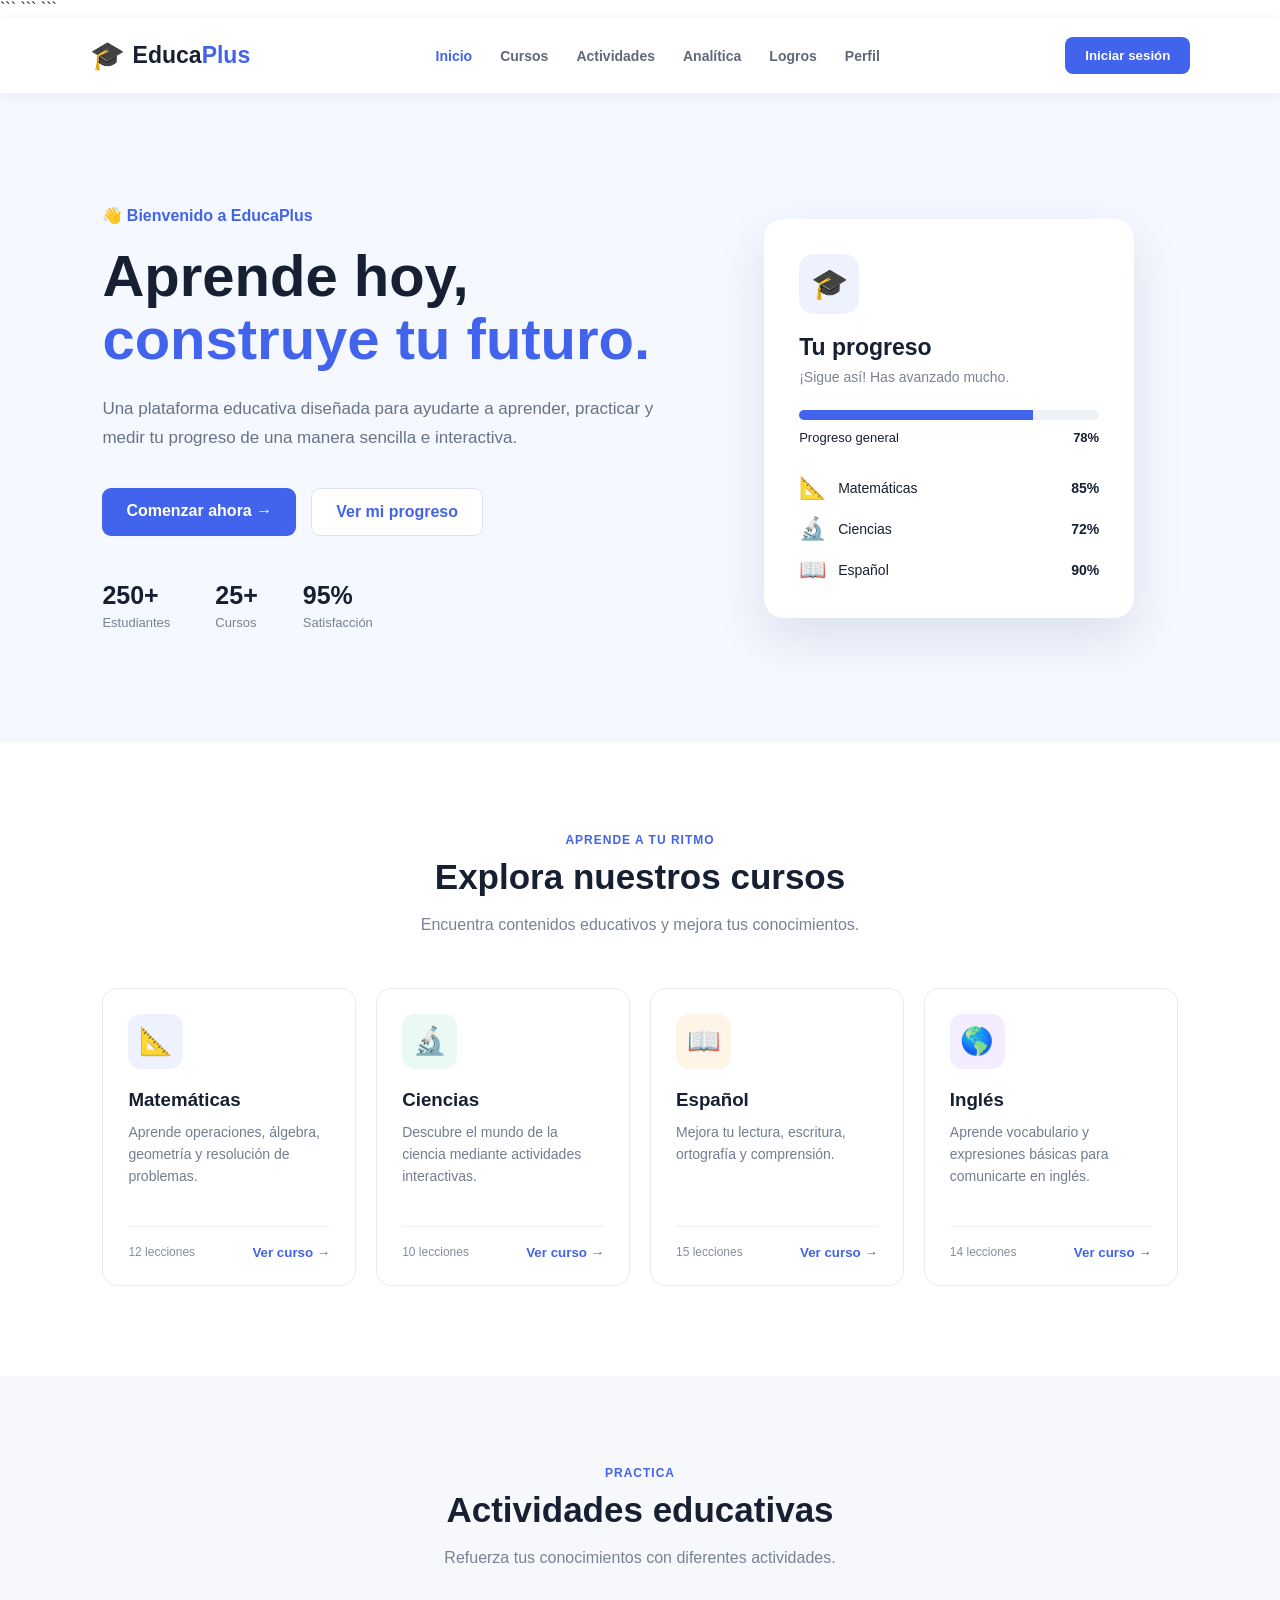
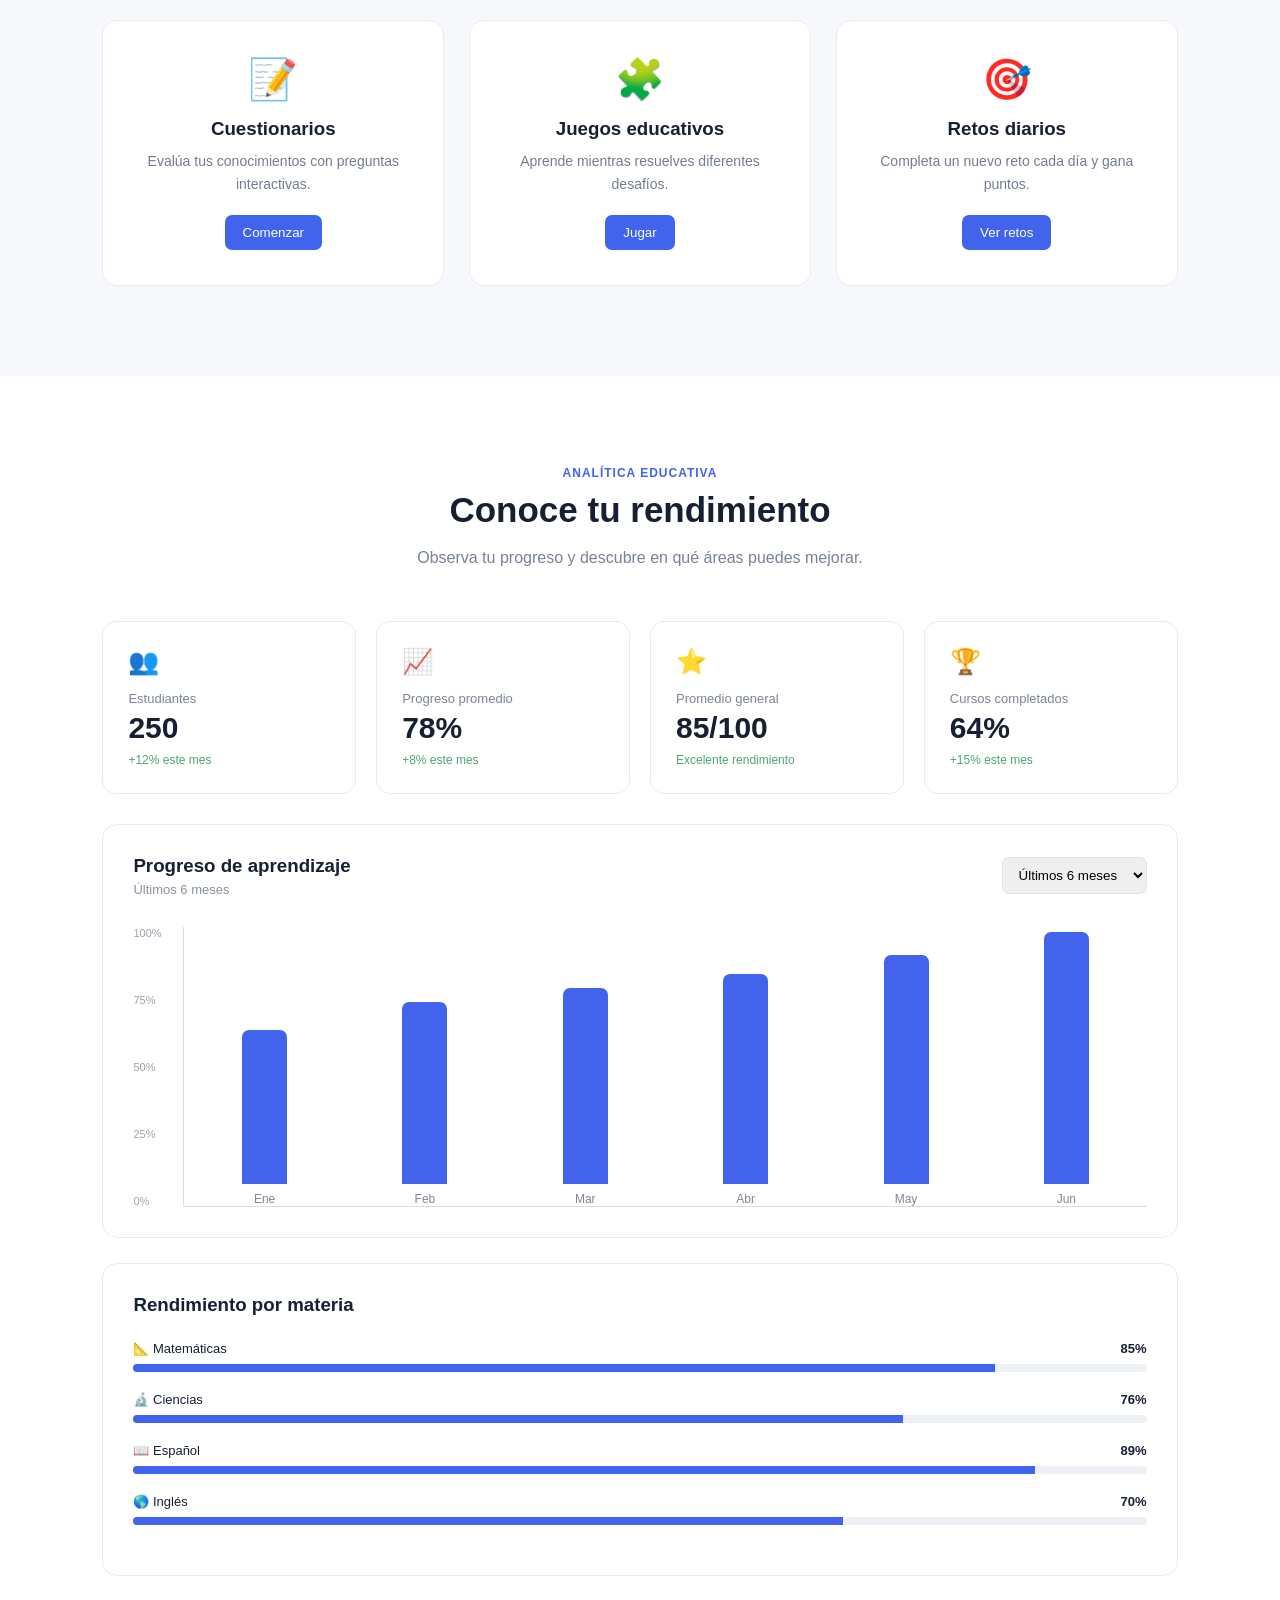
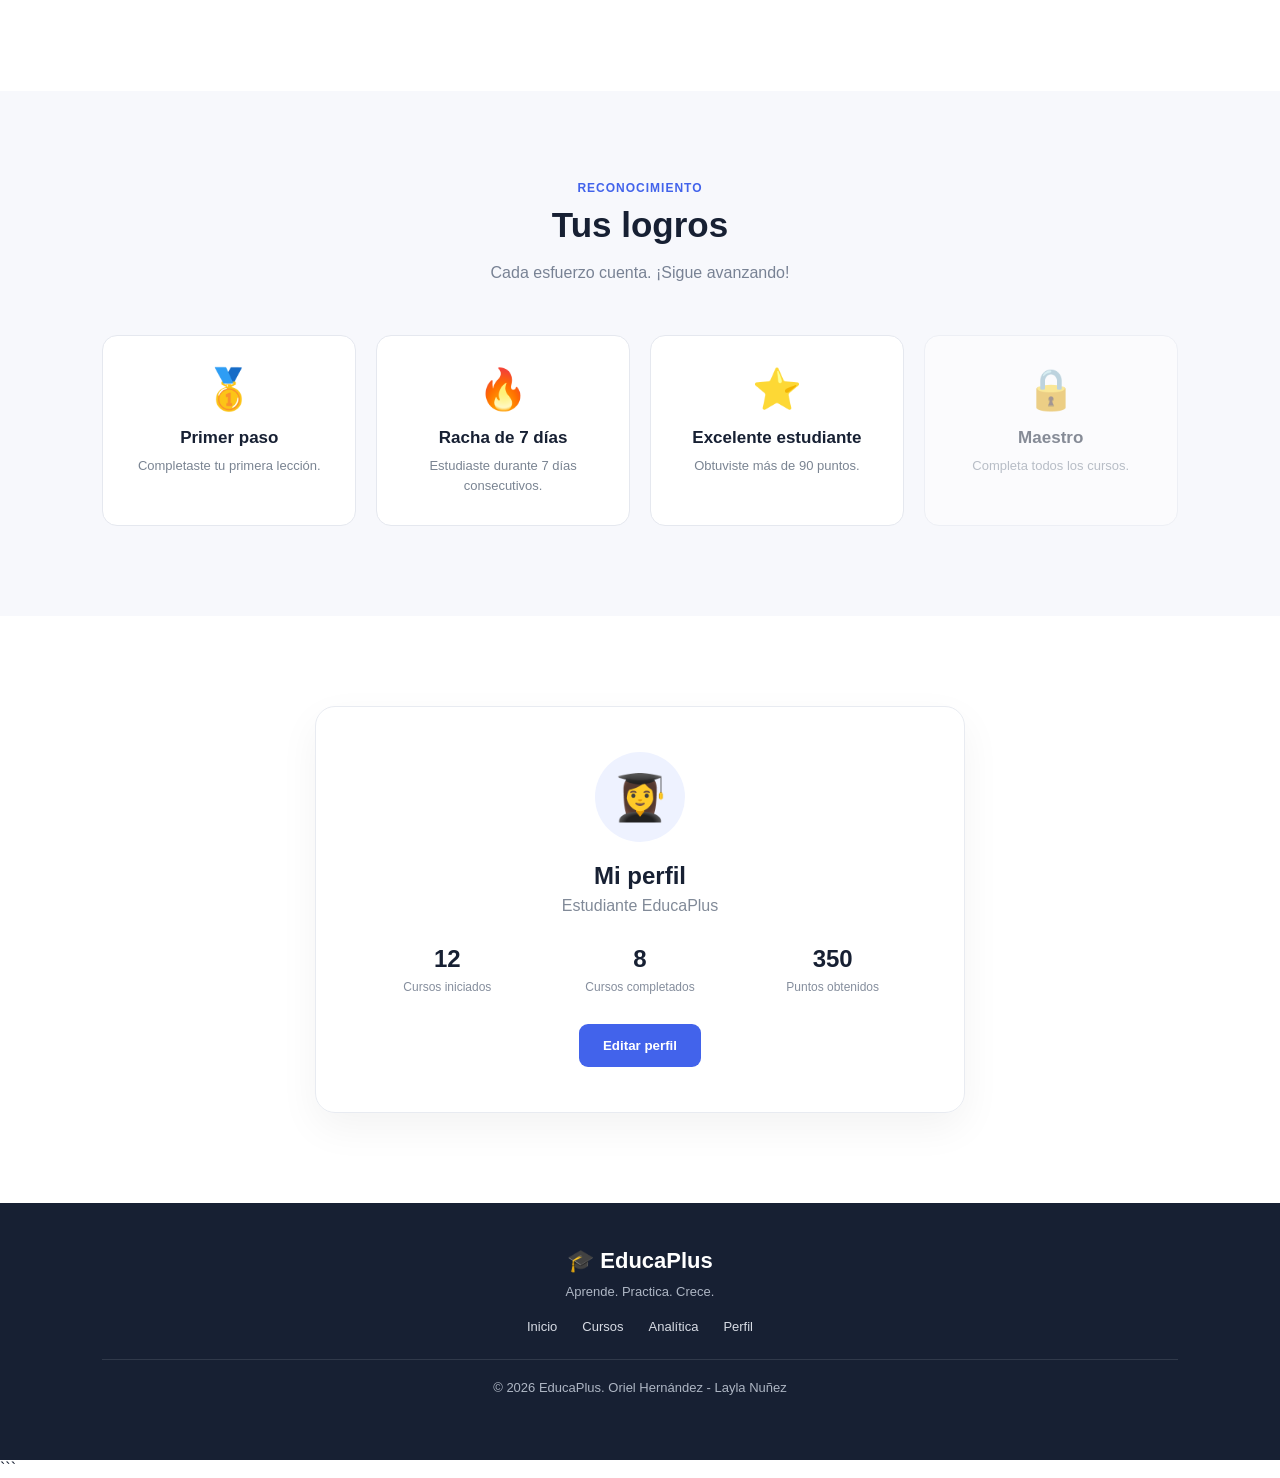
<file: index.html>
<!DOCTYPE html>

<html lang="es">
<head>
    <meta charset="UTF-8">
    <meta name="viewport" content="width=device-width, initial-scale=1.0">

```
<title>EducaPlus | Plataforma Educativa</title>

<!-- Google Tag Manager -->
<script>(function(w,d,s,l,i){w[l]=w[l]||[];w[l].push({'gtm.start':
new Date().getTime(),event:'gtm.js'});var f=d.getElementsByTagName(s)[0],
j=d.createElement(s),dl=l!='dataLayer'?'&l='+l:'';j.async=true;j.src=
'https://www.googletagmanager.com/gtm.js?id='+i+dl;f.parentNode.insertBefore(j,f);
})(window,document,'script','dataLayer','GTM-5L6KJ3QP');</script>
<!-- End Google Tag Manager -->

<!-- Google Analytics -->
<script async src="https://www.googletagmanager.com/gtag/js?id=G-G8D9MVHPDC"></script>
<script>
  window.dataLayer = window.dataLayer || [];
  function gtag(){dataLayer.push(arguments);}
  gtag('js', new Date());

  gtag('config', 'G-G8D9MVHPDC');
</script>

<link rel="stylesheet" href="style.css">
```

</head>

<body>

```
<!-- Google Tag Manager (noscript) -->
<noscript><iframe src="https://www.googletagmanager.com/ns.html?id=GTM-5L6KJ3QP"
height="0" width="0" style="display:none;visibility:hidden"></iframe></noscript>
<!-- End Google Tag Manager (noscript) -->

<header class="header">

    <div class="logo">
        <span>🎓</span>
        <h2>Educa<span>Plus</span></h2>
    </div>

    <nav class="menu">
        <a href="#inicio" class="active">Inicio</a>
        <a href="#cursos">Cursos</a>
        <a href="#actividades">Actividades</a>
        <a href="#analitica">Analítica</a>
        <a href="#logros">Logros</a>
        <a href="#perfil">Perfil</a>
    </nav>

    <button class="login-btn">Iniciar sesión</button>

    <button class="menu-mobile" id="menuMobile">
        ☰
    </button>

</header>


<main>

    <!-- ==================== INICIO ==================== -->
    <section id="inicio" class="hero">

        <div class="hero-text">

            <p class="welcome">👋 Bienvenido a EducaPlus</p>

            <h1>
                Aprende hoy,
                <span>construye tu futuro.</span>
            </h1>

            <p class="hero-description">
                Una plataforma educativa diseñada para ayudarte
                a aprender, practicar y medir tu progreso de una
                manera sencilla e interactiva.
            </p>

            <div class="hero-buttons">
                <a href="#cursos" class="primary-btn">
                    Comenzar ahora →
                </a>

                <a href="#analitica" class="secondary-btn">
                    Ver mi progreso
                </a>
            </div>

            <div class="hero-stats">

                <div>
                    <strong>250+</strong>
                    <span>Estudiantes</span>
                </div>

                <div>
                    <strong>25+</strong>
                    <span>Cursos</span>
                </div>

                <div>
                    <strong>95%</strong>
                    <span>Satisfacción</span>
                </div>

            </div>

        </div>


        <div class="hero-card">

            <div class="student-card">

                <div class="student-icon">
                    🎓
                </div>

                <h3>Tu progreso</h3>

                <p>¡Sigue así! Has avanzado mucho.</p>

                <div class="progress-container">
                    <div class="progress-bar"></div>
                </div>

                <div class="progress-info">
                    <span>Progreso general</span>
                    <strong>78%</strong>
                </div>

                <div class="mini-courses">

                    <div>
                        <span>📐</span>
                        <p>Matemáticas</p>
                        <strong>85%</strong>
                    </div>

                    <div>
                        <span>🔬</span>
                        <p>Ciencias</p>
                        <strong>72%</strong>
                    </div>

                    <div>
                        <span>📖</span>
                        <p>Español</p>
                        <strong>90%</strong>
                    </div>

                </div>

            </div>

        </div>

    </section>


    <!-- ==================== CURSOS ==================== -->
    <section id="cursos" class="section">

        <div class="section-title">

            <p>APRENDE A TU RITMO</p>

            <h2>Explora nuestros cursos</h2>

            <span>
                Encuentra contenidos educativos y mejora tus conocimientos.
            </span>

        </div>


        <div class="courses-grid">

            <article class="course-card">

                <div class="course-icon math">
                    📐
                </div>

                <h3>Matemáticas</h3>

                <p>
                    Aprende operaciones, álgebra, geometría
                    y resolución de problemas.
                </p>

                <div class="course-bottom">
                    <span>12 lecciones</span>
                    <button>Ver curso →</button>
                </div>

            </article>


            <article class="course-card">

                <div class="course-icon science">
                    🔬
                </div>

                <h3>Ciencias</h3>

                <p>
                    Descubre el mundo de la ciencia mediante
                    actividades interactivas.
                </p>

                <div class="course-bottom">
                    <span>10 lecciones</span>
                    <button>Ver curso →</button>
                </div>

            </article>


            <article class="course-card">

                <div class="course-icon spanish">
                    📖
                </div>

                <h3>Español</h3>

                <p>
                    Mejora tu lectura, escritura, ortografía
                    y comprensión.
                </p>

                <div class="course-bottom">
                    <span>15 lecciones</span>
                    <button>Ver curso →</button>
                </div>

            </article>


            <article class="course-card">

                <div class="course-icon english">
                    🌎
                </div>

                <h3>Inglés</h3>

                <p>
                    Aprende vocabulario y expresiones básicas
                    para comunicarte en inglés.
                </p>

                <div class="course-bottom">
                    <span>14 lecciones</span>
                    <button>Ver curso →</button>
                </div>

            </article>

        </div>

    </section>


    <!-- ==================== ACTIVIDADES ==================== -->
    <section id="actividades" class="section light-section">

        <div class="section-title">

            <p>PRACTICA</p>

            <h2>Actividades educativas</h2>

            <span>
                Refuerza tus conocimientos con diferentes actividades.
            </span>

        </div>


        <div class="activities-grid">

            <div class="activity-card">
                <span>📝</span>
                <h3>Cuestionarios</h3>
                <p>Evalúa tus conocimientos con preguntas interactivas.</p>
                <button>Comenzar</button>
            </div>

            <div class="activity-card">
                <span>🧩</span>
                <h3>Juegos educativos</h3>
                <p>Aprende mientras resuelves diferentes desafíos.</p>
                <button>Jugar</button>
            </div>

            <div class="activity-card">
                <span>🎯</span>
                <h3>Retos diarios</h3>
                <p>Completa un nuevo reto cada día y gana puntos.</p>
                <button>Ver retos</button>
            </div>

        </div>

    </section>


    <!-- ==================== ANALÍTICA ==================== -->
    <section id="analitica" class="section">

        <div class="section-title">

            <p>ANALÍTICA EDUCATIVA</p>

            <h2>Conoce tu rendimiento</h2>

            <span>
                Observa tu progreso y descubre en qué áreas puedes mejorar.
            </span>

        </div>


        <div class="analytics-grid">

            <div class="analytics-card">
                <span>👥</span>
                <p>Estudiantes</p>
                <strong>250</strong>
                <small>+12% este mes</small>
            </div>

            <div class="analytics-card">
                <span>📈</span>
                <p>Progreso promedio</p>
                <strong>78%</strong>
                <small>+8% este mes</small>
            </div>

            <div class="analytics-card">
                <span>⭐</span>
                <p>Promedio general</p>
                <strong>85/100</strong>
                <small>Excelente rendimiento</small>
            </div>

            <div class="analytics-card">
                <span>🏆</span>
                <p>Cursos completados</p>
                <strong>64%</strong>
                <small>+15% este mes</small>
            </div>

        </div>


        <div class="chart-area">

            <div class="chart-header">
                <div>
                    <h3>Progreso de aprendizaje</h3>
                    <p>Últimos 6 meses</p>
                </div>

                <select id="periodFilter">
                    <option value="6">Últimos 6 meses</option>
                    <option value="3">Últimos 3 meses</option>
                    <option value="12">Último año</option>
                </select>
            </div>


            <div class="fake-chart">

                <div class="chart-y">
                    <span>100%</span>
                    <span>75%</span>
                    <span>50%</span>
                    <span>25%</span>
                    <span>0%</span>
                </div>

                <div class="bars">

                    <div class="bar-column">
                        <div class="bar" style="height:55%"></div>
                        <span>Ene</span>
                    </div>

                    <div class="bar-column">
                        <div class="bar" style="height:65%"></div>
                        <span>Feb</span>
                    </div>

                    <div class="bar-column">
                        <div class="bar" style="height:70%"></div>
                        <span>Mar</span>
                    </div>

                    <div class="bar-column">
                        <div class="bar" style="height:75%"></div>
                        <span>Abr</span>
                    </div>

                    <div class="bar-column">
                        <div class="bar" style="height:82%"></div>
                        <span>May</span>
                    </div>

                    <div class="bar-column">
                        <div class="bar" style="height:90%"></div>
                        <span>Jun</span>
                    </div>

                </div>

            </div>

        </div>


        <div class="subjects">

            <h3>Rendimiento por materia</h3>

            <div class="subject">
                <div>
                    <span>📐 Matemáticas</span>
                    <strong>85%</strong>
                </div>
                <div class="subject-progress">
                    <div style="width:85%"></div>
                </div>
            </div>

            <div class="subject">
                <div>
                    <span>🔬 Ciencias</span>
                    <strong>76%</strong>
                </div>
                <div class="subject-progress">
                    <div style="width:76%"></div>
                </div>
            </div>

            <div class="subject">
                <div>
                    <span>📖 Español</span>
                    <strong>89%</strong>
                </div>
                <div class="subject-progress">
                    <div style="width:89%"></div>
                </div>
            </div>

            <div class="subject">
                <div>
                    <span>🌎 Inglés</span>
                    <strong>70%</strong>
                </div>
                <div class="subject-progress">
                    <div style="width:70%"></div>
                </div>
            </div>

        </div>

    </section>


    <!-- ==================== LOGROS ==================== -->
    <section id="logros" class="section light-section">

        <div class="section-title">

            <p>RECONOCIMIENTO</p>

            <h2>Tus logros</h2>

            <span>
                Cada esfuerzo cuenta. ¡Sigue avanzando!
            </span>

        </div>


        <div class="achievements">

            <div class="achievement unlocked">
                🥇
                <h3>Primer paso</h3>
                <p>Completaste tu primera lección.</p>
            </div>

            <div class="achievement unlocked">
                🔥
                <h3>Racha de 7 días</h3>
                <p>Estudiaste durante 7 días consecutivos.</p>
            </div>

            <div class="achievement unlocked">
                ⭐
                <h3>Excelente estudiante</h3>
                <p>Obtuviste más de 90 puntos.</p>
            </div>

            <div class="achievement locked">
                🔒
                <h3>Maestro</h3>
                <p>Completa todos los cursos.</p>
            </div>

        </div>

    </section>


    <!-- ==================== PERFIL ==================== -->
    <section id="perfil" class="section">

        <div class="profile">

            <div class="profile-avatar">
                👩‍🎓
            </div>

            <h2>Mi perfil</h2>

            <p>Estudiante EducaPlus</p>

            <div class="profile-data">

                <div>
                    <strong>12</strong>
                    <span>Cursos iniciados</span>
                </div>

                <div>
                    <strong>8</strong>
                    <span>Cursos completados</span>
                </div>

                <div>
                    <strong>350</strong>
                    <span>Puntos obtenidos</span>
                </div>

            </div>

            <button class="primary-btn">
                Editar perfil
            </button>

        </div>

    </section>

</main>


<!-- ==================== FOOTER ==================== -->

<footer>

    <div class="footer-logo">
        🎓 EducaPlus
    </div>

    <p>
        Aprende. Practica. Crece.
    </p>

    <div class="footer-links">
        <a href="#inicio">Inicio</a>
        <a href="#cursos">Cursos</a>
        <a href="#analitica">Analítica</a>
        <a href="#perfil">Perfil</a>
    </div>

    <p class="copyright">
        © 2026 EducaPlus.
    
        Oriel Hernández  -  Layla Nuñez
    </p>

</footer>


<script src="app.js"></script>
```

</body>
</html>
</file>
<file: style.css>
* {
    margin: 0;
    padding: 0;
    box-sizing: border-box;
}

html {
    scroll-behavior: smooth;
}

body {
    font-family: Arial, Helvetica, sans-serif;
    background: #ffffff;
    color: #172033;
}

a {
    text-decoration: none;
    color: inherit;
}

button {
    font-family: inherit;
    cursor: pointer;
}


/* ================================
   HEADER
================================ */

.header {
    width: 100%;
    height: 75px;

    display: flex;
    align-items: center;
    justify-content: space-between;

    padding: 0 7%;

    background: #ffffff;

    position: sticky;
    top: 0;
    z-index: 1000;

    box-shadow: 0 2px 15px rgba(0, 0, 0, 0.06);
}

.logo {
    display: flex;
    align-items: center;
    gap: 8px;
}

.logo span {
    font-size: 28px;
}

.logo h2 {
    font-size: 23px;
}

.logo h2 span {
    color: #4263eb;
    font-size: inherit;
}


.menu {
    display: flex;
    gap: 28px;
}

.menu a {
    font-size: 14px;
    font-weight: 600;
    color: #606979;

    transition: 0.3s;
}

.menu a:hover,
.menu a.active {
    color: #4263eb;
}


.login-btn {
    border: none;
    background: #4263eb;
    color: white;

    padding: 11px 20px;

    border-radius: 8px;

    font-weight: bold;

    transition: 0.3s;
}

.login-btn:hover {
    transform: translateY(-2px);
}


.menu-mobile {
    display: none;

    border: none;
    background: none;

    font-size: 25px;
}


/* ================================
   HERO
================================ */

.hero {
    min-height: 650px;

    padding: 80px 8%;

    display: grid;
    grid-template-columns: 1.1fr 0.9fr;

    align-items: center;

    gap: 60px;

    background: #f5f8ff;
}

.welcome {
    color: #4263eb;

    font-weight: bold;

    margin-bottom: 20px;
}

.hero h1 {
    font-size: 58px;

    line-height: 1.08;

    max-width: 650px;

    margin-bottom: 25px;
}

.hero h1 span {
    color: #4263eb;
}

.hero-description {
    max-width: 580px;

    color: #687386;

    font-size: 17px;

    line-height: 1.7;

    margin-bottom: 35px;
}


.hero-buttons {
    display: flex;
    gap: 15px;

    margin-bottom: 45px;
}

.primary-btn,
.secondary-btn {
    display: inline-block;

    padding: 14px 24px;

    border-radius: 9px;

    font-weight: bold;

    transition: 0.3s;
}

.primary-btn {
    background: #4263eb;
    color: white;

    border: none;
}

.primary-btn:hover {
    transform: translateY(-3px);
}

.secondary-btn {
    background: white;
    color: #4263eb;

    border: 1px solid #dce2f2;
}

.secondary-btn:hover {
    background: #eef2ff;
}


.hero-stats {
    display: flex;
    gap: 45px;
}

.hero-stats div {
    display: flex;
    flex-direction: column;
    gap: 5px;
}

.hero-stats strong {
    font-size: 25px;
}

.hero-stats span {
    color: #788294;
    font-size: 13px;
}


/* ================================
   TARJETA DEL HERO
================================ */

.hero-card {
    display: flex;
    justify-content: center;
}

.student-card {
    width: 370px;

    background: white;

    padding: 35px;

    border-radius: 20px;

    box-shadow: 0 20px 50px rgba(40, 61, 120, 0.12);
}

.student-icon {
    width: 60px;
    height: 60px;

    display: flex;
    align-items: center;
    justify-content: center;

    border-radius: 15px;

    background: #eef2ff;

    font-size: 30px;

    margin-bottom: 20px;
}

.student-card h3 {
    font-size: 23px;
    margin-bottom: 8px;
}

.student-card > p {
    color: #7a8495;
    font-size: 14px;
    margin-bottom: 25px;
}


.progress-container {
    width: 100%;
    height: 10px;

    background: #edf0f5;

    border-radius: 10px;

    overflow: hidden;
}

.progress-bar {
    width: 78%;
    height: 100%;

    background: #4263eb;
}


.progress-info {
    display: flex;
    justify-content: space-between;

    margin-top: 10px;

    font-size: 13px;
}


.mini-courses {
    margin-top: 30px;

    display: flex;
    flex-direction: column;
    gap: 15px;
}

.mini-courses div {
    display: flex;
    align-items: center;
    gap: 12px;
}

.mini-courses span {
    font-size: 22px;
}

.mini-courses p {
    flex: 1;
    font-size: 14px;
}

.mini-courses strong {
    font-size: 14px;
}


/* ================================
   SECCIONES
================================ */

.section {
    padding: 90px 8%;
}

.light-section {
    background: #f7f8fc;
}

.section-title {
    text-align: center;

    max-width: 650px;

    margin: 0 auto 50px;
}

.section-title p {
    color: #4263eb;

    font-size: 12px;

    font-weight: bold;

    letter-spacing: 1px;

    margin-bottom: 10px;
}

.section-title h2 {
    font-size: 35px;

    margin-bottom: 15px;
}

.section-title span {
    color: #788294;

    line-height: 1.6;
}


/* ================================
   CURSOS
================================ */

.courses-grid {
    display: grid;

    grid-template-columns: repeat(4, 1fr);

    gap: 20px;
}

.course-card {
    background: white;

    padding: 25px;

    border-radius: 15px;

    border: 1px solid #e9ebf1;

    transition: 0.3s;
}

.course-card:hover {
    transform: translateY(-6px);

    box-shadow: 0 15px 35px rgba(0, 0, 0, 0.08);
}

.course-icon {
    width: 55px;
    height: 55px;

    display: flex;
    align-items: center;
    justify-content: center;

    border-radius: 13px;

    font-size: 27px;

    margin-bottom: 20px;
}

.math {
    background: #eef2ff;
}

.science {
    background: #eafaf3;
}

.spanish {
    background: #fff5e7;
}

.english {
    background: #f3edff;
}

.course-card h3 {
    margin-bottom: 10px;
}

.course-card > p {
    color: #737d8e;

    font-size: 14px;

    line-height: 1.6;

    min-height: 90px;
}

.course-bottom {
    display: flex;

    align-items: center;
    justify-content: space-between;

    border-top: 1px solid #edf0f4;

    padding-top: 18px;

    margin-top: 15px;
}

.course-bottom span {
    color: #858e9d;
    font-size: 12px;
}

.course-bottom button {
    border: none;
    background: none;

    color: #4263eb;

    font-weight: bold;
}


/* ================================
   ACTIVIDADES
================================ */

.activities-grid {
    display: grid;

    grid-template-columns: repeat(3, 1fr);

    gap: 25px;
}

.activity-card {
    background: white;

    padding: 35px;

    border-radius: 15px;

    text-align: center;

    border: 1px solid #e9ebf1;
}

.activity-card > span {
    font-size: 40px;

    display: block;

    margin-bottom: 15px;
}

.activity-card h3 {
    margin-bottom: 10px;
}

.activity-card p {
    color: #737d8e;

    line-height: 1.6;

    font-size: 14px;

    margin-bottom: 20px;
}

.activity-card button {
    border: none;

    background: #4263eb;

    color: white;

    padding: 10px 18px;

    border-radius: 7px;
}


/* ================================
   ANALÍTICA
================================ */

.analytics-grid {
    display: grid;

    grid-template-columns: repeat(4, 1fr);

    gap: 20px;

    margin-bottom: 30px;
}

.analytics-card {
    background: white;

    border: 1px solid #e8ebf1;

    border-radius: 14px;

    padding: 25px;
}

.analytics-card > span {
    font-size: 25px;
}

.analytics-card p {
    color: #7b8493;

    font-size: 13px;

    margin: 15px 0 5px;
}

.analytics-card strong {
    display: block;

    font-size: 30px;

    margin-bottom: 5px;
}

.analytics-card small {
    color: #4ca678;

    font-size: 12px;
}


/* ================================
   GRÁFICO
================================ */

.chart-area,
.subjects {
    background: white;

    border: 1px solid #e8ebf1;

    border-radius: 15px;

    padding: 30px;

    margin-bottom: 25px;
}

.chart-header {
    display: flex;

    align-items: center;
    justify-content: space-between;

    margin-bottom: 30px;
}

.chart-header h3 {
    margin-bottom: 5px;
}

.chart-header p {
    color: #8992a0;

    font-size: 13px;
}

.chart-header select {
    padding: 9px 12px;

    border: 1px solid #dfe3ea;

    border-radius: 7px;
}


/* gráfico de barras */

.fake-chart {
    height: 280px;

    display: flex;
}

.chart-y {
    width: 50px;

    display: flex;

    flex-direction: column;

    justify-content: space-between;

    color: #9ba2ae;

    font-size: 11px;
}

.bars {
    flex: 1;

    display: flex;

    align-items: flex-end;

    justify-content: space-around;

    border-bottom: 1px solid #ddd;

    border-left: 1px solid #ddd;
}

.bar-column {
    height: 100%;

    display: flex;

    flex-direction: column;

    justify-content: flex-end;

    align-items: center;

    gap: 8px;
}

.bar {
    width: 45px;

    background: #4263eb;

    border-radius: 7px 7px 0 0;

    min-height: 20px;
}

.bar-column span {
    color: #7e8795;

    font-size: 12px;
}


/* ================================
   MATERIAS
================================ */

.subjects h3 {
    margin-bottom: 25px;
}

.subject {
    margin-bottom: 20px;
}

.subject > div:first-child {
    display: flex;

    justify-content: space-between;

    margin-bottom: 8px;

    font-size: 13px;
}

.subject-progress {
    width: 100%;

    height: 8px;

    background: #edf0f4;

    border-radius: 10px;

    overflow: hidden;
}

.subject-progress div {
    height: 100%;

    background: #4263eb;
}


/* ================================
   LOGROS
================================ */

.achievements {
    display: grid;

    grid-template-columns: repeat(4, 1fr);

    gap: 20px;
}

.achievement {
    background: white;

    border: 1px solid #e5e8ef;

    border-radius: 15px;

    padding: 30px;

    text-align: center;

    font-size: 40px;
}

.achievement h3 {
    font-size: 17px;

    margin: 15px 0 8px;
}

.achievement p {
    color: #7a8492;

    font-size: 13px;

    line-height: 1.5;
}

.locked {
    opacity: 0.5;
}


/* ================================
   PERFIL
================================ */

.profile {
    max-width: 650px;

    margin: auto;

    text-align: center;

    padding: 45px;

    border: 1px solid #e8ebf1;

    border-radius: 20px;

    box-shadow: 0 15px 40px rgba(0, 0, 0, 0.05);
}

.profile-avatar {
    width: 90px;
    height: 90px;

    margin: auto;

    display: flex;

    align-items: center;
    justify-content: center;

    background: #eef2ff;

    border-radius: 50%;

    font-size: 45px;

    margin-bottom: 20px;
}

.profile h2 {
    margin-bottom: 7px;
}

.profile > p {
    color: #818a98;

    margin-bottom: 30px;
}

.profile-data {
    display: grid;

    grid-template-columns: repeat(3, 1fr);

    gap: 20px;

    margin-bottom: 30px;
}

.profile-data div {
    display: flex;

    flex-direction: column;

    gap: 7px;
}

.profile-data strong {
    font-size: 24px;
}

.profile-data span {
    color: #858e9d;

    font-size: 12px;
}


/* ================================
   FOOTER
================================ */

footer {
    background: #172033;

    color: white;

    padding: 45px 8%;

    text-align: center;
}

.footer-logo {
    font-size: 22px;

    font-weight: bold;

    margin-bottom: 10px;
}

footer > p {
    color: #aeb6c4;

    font-size: 13px;

    margin-bottom: 20px;
}

.footer-links {
    display: flex;

    justify-content: center;

    gap: 25px;

    margin-bottom: 25px;
}

.footer-links a {
    color: #d8dce5;

    font-size: 13px;
}

.copyright {
    border-top: 1px solid #30394a;

    padding-top: 20px;
}


/* ================================
   RESPONSIVE
================================ */

@media (max-width: 1000px) {

    .menu {
        gap: 15px;
    }

    .hero h1 {
        font-size: 45px;
    }

    .courses-grid,
    .analytics-grid {
        grid-template-columns: repeat(2, 1fr);
    }

    .achievements {
        grid-template-columns: repeat(2, 1fr);
    }

}


@media (max-width: 750px) {

    .header {
        padding: 0 5%;
    }

    .menu,
    .login-btn {
        display: none;
    }

    .menu-mobile {
        display: block;
    }

    .hero {
        grid-template-columns: 1fr;

        padding: 60px 6%;

        text-align: center;
    }

    .hero h1 {
        font-size: 40px;
    }

    .hero-buttons,
    .hero-stats {
        justify-content: center;
    }

    .hero-card {
        margin-top: 20px;
    }

    .student-card {
        width: 100%;
        max-width: 370px;
    }

    .section {
        padding: 65px 6%;
    }

    .courses-grid,
    .activities-grid,
    .analytics-grid,
    .achievements {
        grid-template-columns: 1fr;
    }

    .profile-data {
        grid-template-columns: 1fr;
    }

    @media (max-width: 750px) {

    .menu.show {
        display: flex;
        position: absolute;
        top: 75px;
        left: 0;
        width: 100%;
        background: white;
        flex-direction: column;
        padding: 25px;
        gap: 20px;
        box-shadow: 0 10px 20px rgba(0,0,0,0.08);
    }

}

}
</file>
